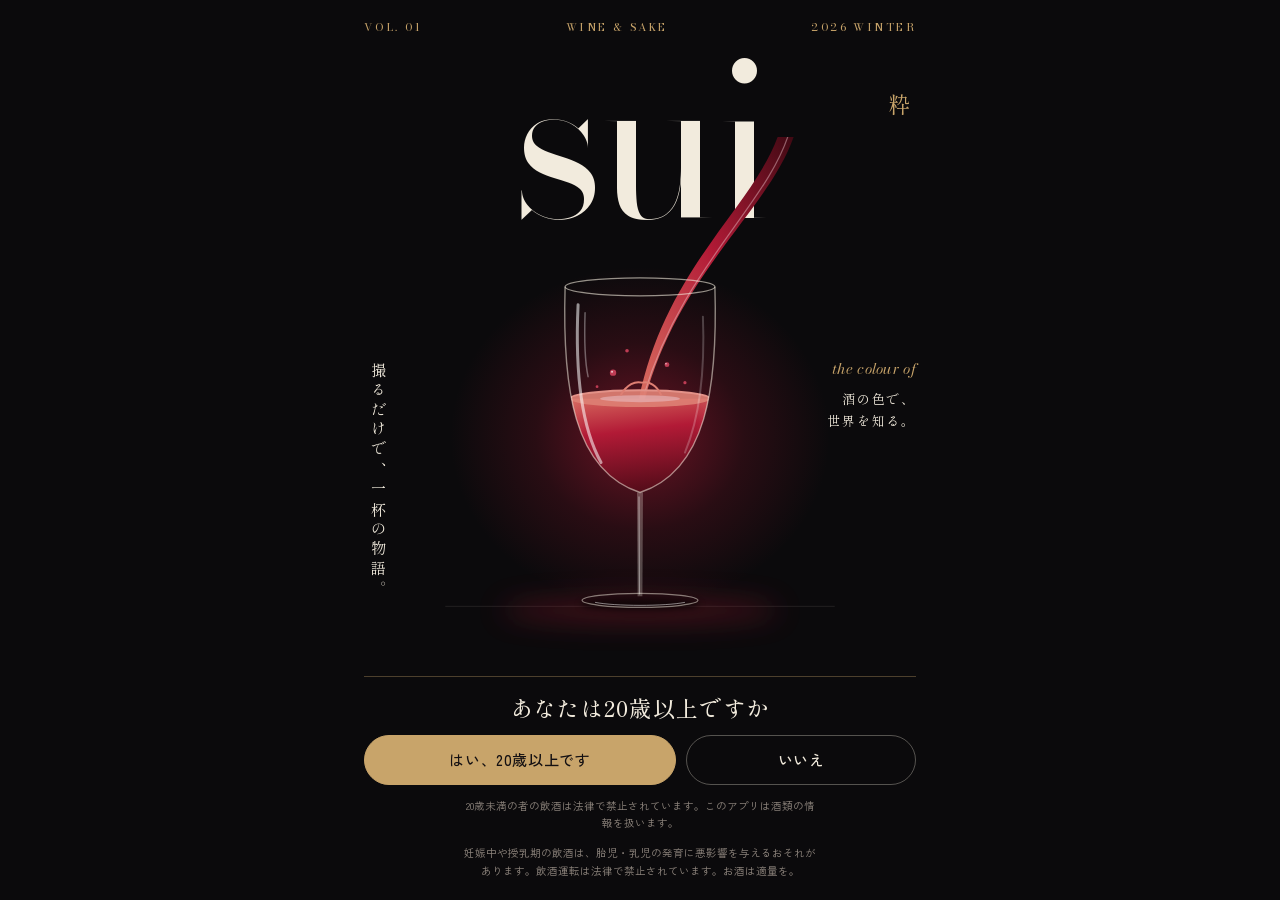
<file: index.html>
<!doctype html>
<html lang="ja" data-theme="day">
<head>
<meta charset="utf-8">
<meta name="viewport" content="width=device-width, initial-scale=1, viewport-fit=cover">
<title>sui</title>
<meta name="description" content="酒の色で、世界を知る。写真から銘柄と造り手の物語がわかり、場所と気分からその夜の一本を提案する。">
<meta name="theme-color" content="#0B0A0C">
<meta name="apple-mobile-web-app-capable" content="yes">
<meta name="apple-mobile-web-app-status-bar-style" content="black">
<link rel="manifest" href="manifest.webmanifest">
<link rel="icon" href="assets/icon-only.png">
<link rel="apple-touch-icon" href="assets/icon-only.png">
<link rel="stylesheet" href="fonts/fonts.css">
<link rel="stylesheet" href="styles.css">
</head>
<body>
<div class="app">
  <header class="topbar">
    <div class="top-left"><button class="iconbtn backbtn" data-act="back" aria-label="戻る" hidden><svg viewBox="0 0 24 24" fill="none" stroke="currentColor" stroke-width="1.6" stroke-linecap="round" stroke-linejoin="round" aria-hidden="true"><path d="M15 5l-7 7 7 7"/></svg></button>
    <button class="brand" data-act="nav" data-view="home" aria-label="ホームへ"><span class="logo">su<em>i</em></span><span class="kanji">粋</span><span class="sub">酒の色で、世界を知る。</span></button></div>
    <div class="top-right"><span class="issue" aria-hidden="true"></span>
    <button class="iconbtn" data-act="nav" data-view="settings" aria-label="設定"><svg viewBox="0 0 24 24" fill="none" stroke="currentColor" stroke-width="1.5" stroke-linecap="round" stroke-linejoin="round" aria-hidden="true"><circle cx="12" cy="12" r="3"/><path d="M19.4 15a1.7 1.7 0 0 0 .3 1.8l.1.1a2 2 0 1 1-2.8 2.8l-.1-.1a1.7 1.7 0 0 0-1.8-.3 1.7 1.7 0 0 0-1 1.5V21a2 2 0 1 1-4 0v-.1a1.7 1.7 0 0 0-1.1-1.5 1.7 1.7 0 0 0-1.8.3l-.1.1a2 2 0 1 1-2.8-2.8l.1-.1a1.7 1.7 0 0 0 .3-1.8 1.7 1.7 0 0 0-1.5-1H3a2 2 0 1 1 0-4h.1a1.7 1.7 0 0 0 1.5-1.1 1.7 1.7 0 0 0-.3-1.8l-.1-.1a2 2 0 1 1 2.8-2.8l.1.1a1.7 1.7 0 0 0 1.8.3H9a1.7 1.7 0 0 0 1-1.5V3a2 2 0 1 1 4 0v.1a1.7 1.7 0 0 0 1 1.5 1.7 1.7 0 0 0 1.8-.3l.1-.1a2 2 0 1 1 2.8 2.8l-.1.1a1.7 1.7 0 0 0-.3 1.8V9a1.7 1.7 0 0 0 1.5 1H21a2 2 0 1 1 0 4h-.1a1.7 1.7 0 0 0-1.5 1z"/></svg></button></div>
  </header>
  <main id="app" aria-live="polite"></main>
  <nav class="tabbar" aria-label="メニュー">
    <button class="tab" data-act="nav" data-view="home" aria-label="ホーム"><svg viewBox="0 0 24 24" fill="none" stroke="currentColor" stroke-width="1.5" stroke-linecap="round" stroke-linejoin="round" aria-hidden="true"><path d="M3 11.5 12 4l9 7.5"/><path d="M5 10v10h14V10"/></svg><span>ホーム</span></button>
    <button class="tab" data-act="nav" data-view="explore" aria-label="探す"><svg viewBox="0 0 24 24" fill="none" stroke="currentColor" stroke-width="1.5" stroke-linecap="round" stroke-linejoin="round" aria-hidden="true"><circle cx="12" cy="12" r="9"/><path d="m15.5 8.5-2.2 5.3-5.3 2.2 2.2-5.3z"/></svg><span>探す</span></button>
    <button class="tab shoot" data-act="shoot" aria-label="撮る"><span class="ring"><svg viewBox="0 0 24 24" fill="none" stroke="currentColor" stroke-width="1.5" stroke-linecap="round" stroke-linejoin="round" aria-hidden="true"><path d="M4 8h3l1.5-2h7L17 8h3v11H4z"/><circle cx="12" cy="13" r="3.2"/></svg></span></button>
    <button class="tab" data-act="nav" data-view="ladders" aria-label="階段"><svg viewBox="0 0 24 24" fill="none" stroke="currentColor" stroke-width="1.5" stroke-linecap="round" stroke-linejoin="round" aria-hidden="true"><path d="M4 20h4v-4h4v-4h4V8h4"/></svg><span>階段</span></button>
    <button class="tab" data-act="nav" data-view="calendar" aria-label="色暦"><svg viewBox="0 0 24 24" fill="none" stroke="currentColor" stroke-width="1.5" stroke-linecap="round" stroke-linejoin="round" aria-hidden="true"><path d="M12 3s-6 6.5-6 11a6 6 0 0 0 12 0c0-4.5-6-11-6-11z"/></svg><span>色暦</span></button>
  </nav>
  <input type="file" id="file" accept="image/*" capture="environment" hidden>
  <input type="file" id="file-lib" accept="image/*" hidden>
</div>
<script src="js/config.js"></script>
<script src="js/data-core.js"></script>
<script src="js/data-wines.js"></script>
<script src="js/data-sakes.js"></script>
<script src="js/render.js"></script>
<script src="js/engine.js"></script>
<script src="js/art.js"></script>
<script src="js/recognize.js"></script>
<script src="js/ai.js"></script>
<script src="js/speech-ja.js"></script>
<script src="js/voice.js"></script>
<script src="js/store.js"></script>
<script src="js/app.js"></script>
<script src="js/native.js"></script>
</body>
</html>
</file>
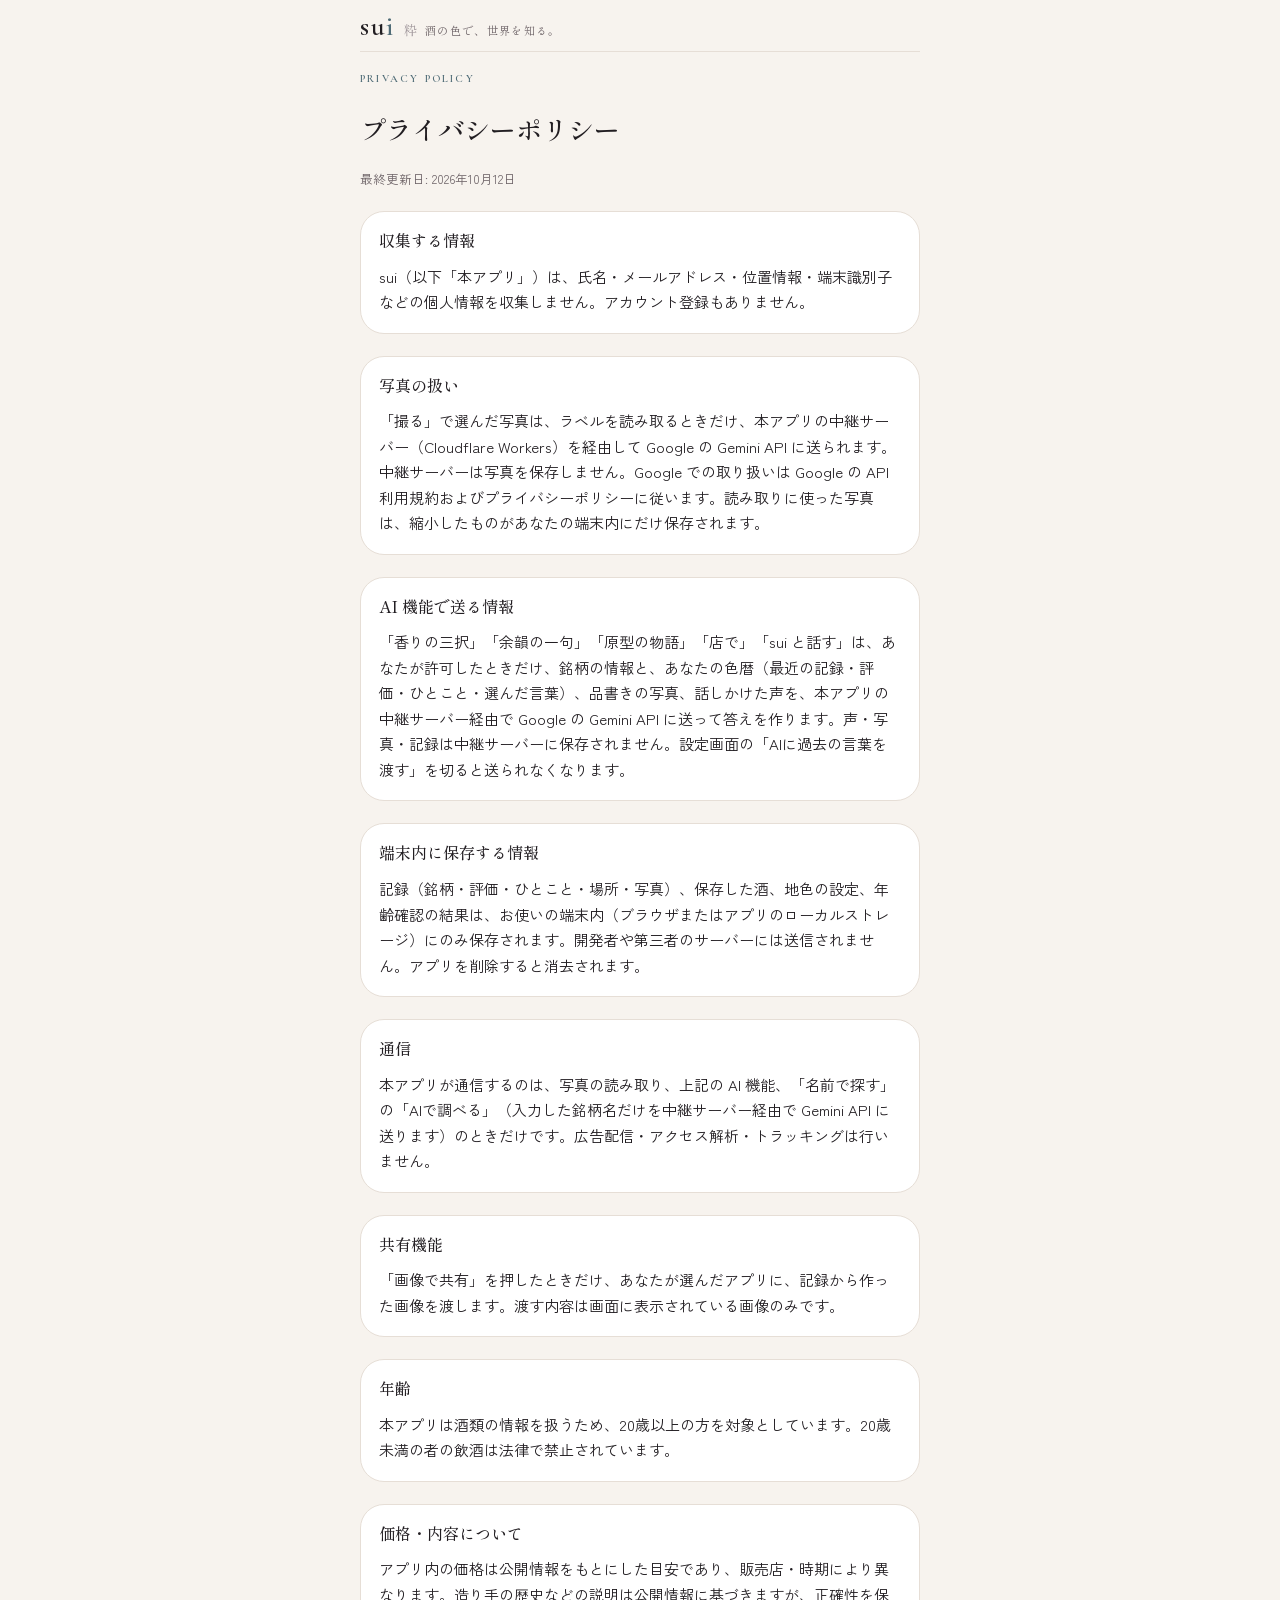
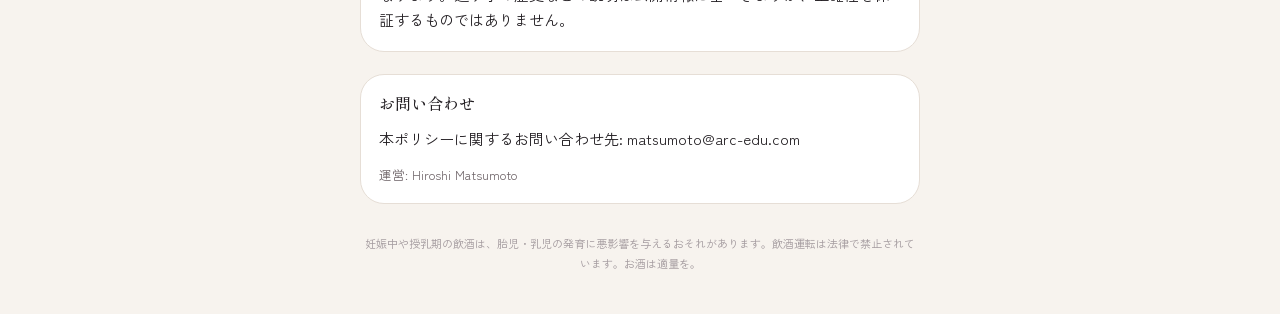
<file: privacy.html>
<!doctype html>
<html lang="ja" data-theme="day">
<head>
<meta charset="utf-8">
<meta name="viewport" content="width=device-width, initial-scale=1, viewport-fit=cover">
<title>sui プライバシーポリシー</title>
<link rel="stylesheet" href="fonts/fonts.css">
<link rel="stylesheet" href="styles.css">
</head>
<body>
<div class="app" style="padding-bottom:40px">
  <header class="topbar"><a class="brand" href="index.html" style="text-decoration:none"><span class="logo">su<em>i</em></span><span class="kanji">粋</span><span class="sub">酒の色で、世界を知る。</span></a></header>
  <main class="view">
    <div class="eyebrow">Privacy policy</div>
    <h1>プライバシーポリシー</h1>
    <p class="muted small">最終更新日: 2026年10月12日</p>
    <section class="section card flat"><h3>収集する情報</h3><p>sui（以下「本アプリ」）は、氏名・メールアドレス・位置情報・端末識別子などの個人情報を収集しません。アカウント登録もありません。</p></section>
    <section class="section card flat"><h3>写真の扱い</h3><p>「撮る」で選んだ写真は、ラベルを読み取るときだけ、本アプリの中継サーバー（Cloudflare Workers）を経由して Google の Gemini API に送られます。中継サーバーは写真を保存しません。Google での取り扱いは Google の API 利用規約およびプライバシーポリシーに従います。読み取りに使った写真は、縮小したものがあなたの端末内にだけ保存されます。</p></section>
    <section class="section card flat"><h3>AI 機能で送る情報</h3><p>「香りの三択」「余韻の一句」「原型の物語」「店で」「sui と話す」は、あなたが許可したときだけ、銘柄の情報と、あなたの色暦（最近の記録・評価・ひとこと・選んだ言葉）、品書きの写真、話しかけた声を、本アプリの中継サーバー経由で Google の Gemini API に送って答えを作ります。声・写真・記録は中継サーバーに保存されません。設定画面の「AIに過去の言葉を渡す」を切ると送られなくなります。</p></section>
    <section class="section card flat"><h3>端末内に保存する情報</h3><p>記録（銘柄・評価・ひとこと・場所・写真）、保存した酒、地色の設定、年齢確認の結果は、お使いの端末内（ブラウザまたはアプリのローカルストレージ）にのみ保存されます。開発者や第三者のサーバーには送信されません。アプリを削除すると消去されます。</p></section>
    <section class="section card flat"><h3>通信</h3><p>本アプリが通信するのは、写真の読み取り、上記の AI 機能、「名前で探す」の「AIで調べる」（入力した銘柄名だけを中継サーバー経由で Gemini API に送ります）のときだけです。広告配信・アクセス解析・トラッキングは行いません。</p></section>
    <section class="section card flat"><h3>共有機能</h3><p>「画像で共有」を押したときだけ、あなたが選んだアプリに、記録から作った画像を渡します。渡す内容は画面に表示されている画像のみです。</p></section>
    <section class="section card flat"><h3>年齢</h3><p>本アプリは酒類の情報を扱うため、20歳以上の方を対象としています。20歳未満の者の飲酒は法律で禁止されています。</p></section>
    <section class="section card flat"><h3>価格・内容について</h3><p>アプリ内の価格は公開情報をもとにした目安であり、販売店・時期により異なります。造り手の歴史などの説明は公開情報に基づきますが、正確性を保証するものではありません。</p></section>
    <section class="section card flat"><h3>お問い合わせ</h3><p>本ポリシーに関するお問い合わせ先: matsumoto@arc-edu.com</p><p class="small muted">運営: Hiroshi Matsumoto</p></section>
    <p class="footer-note">妊娠中や授乳期の飲酒は、胎児・乳児の発育に悪影響を与えるおそれがあります。飲酒運転は法律で禁止されています。お酒は適量を。</p>
  </main>
</div>
</body>
</html>
</file>
